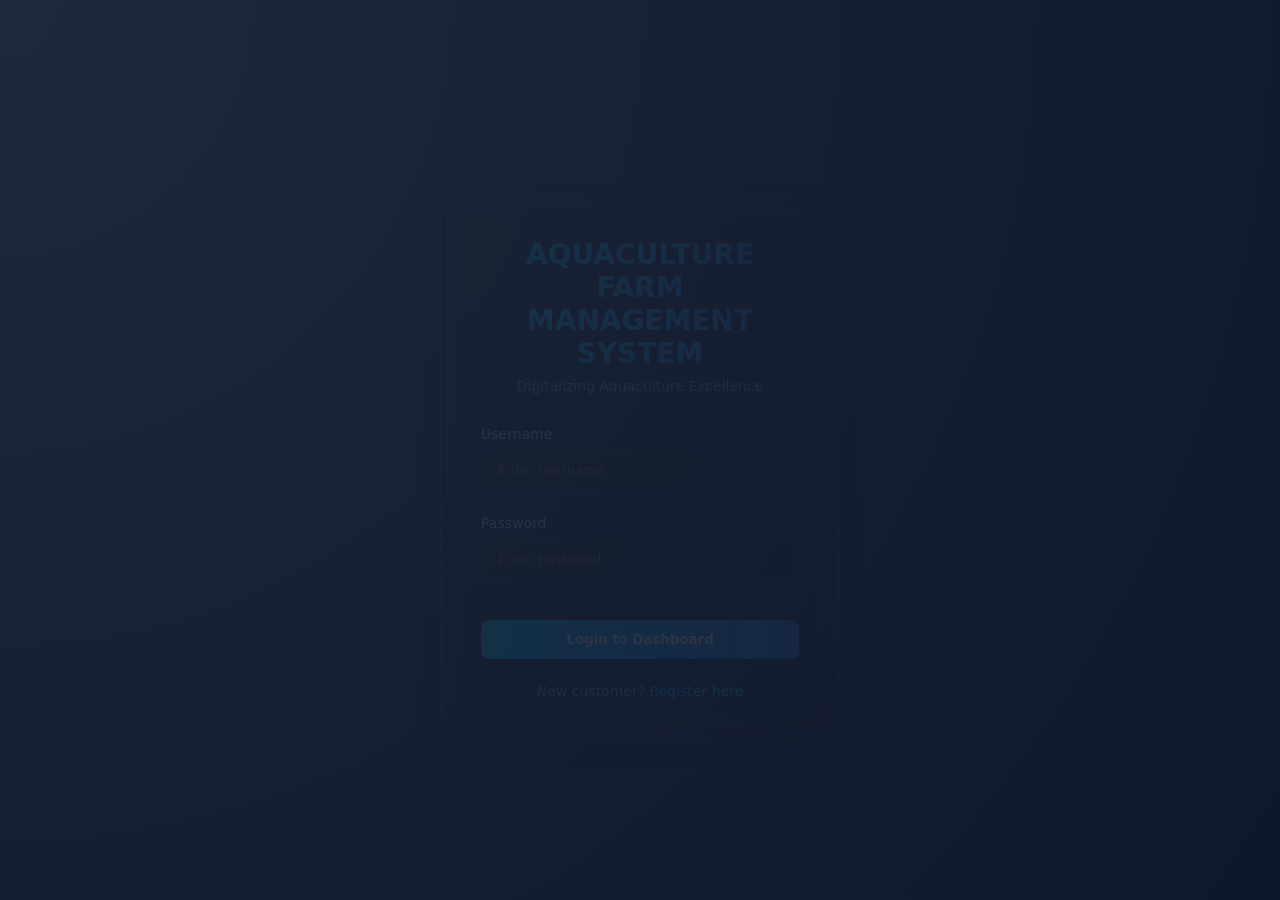
<file: index.html>
<!DOCTYPE html>
<html>
<head>
    <meta http-equiv="refresh" content="0; URL='./frontend/index.html'" />
    <title>Redirecting...</title>
</head>
<body>
    <p>If you are not redirected automatically, follow this <a href="./frontend/index.html">link to the application</a>.</p>
</body>
</html>
</file>
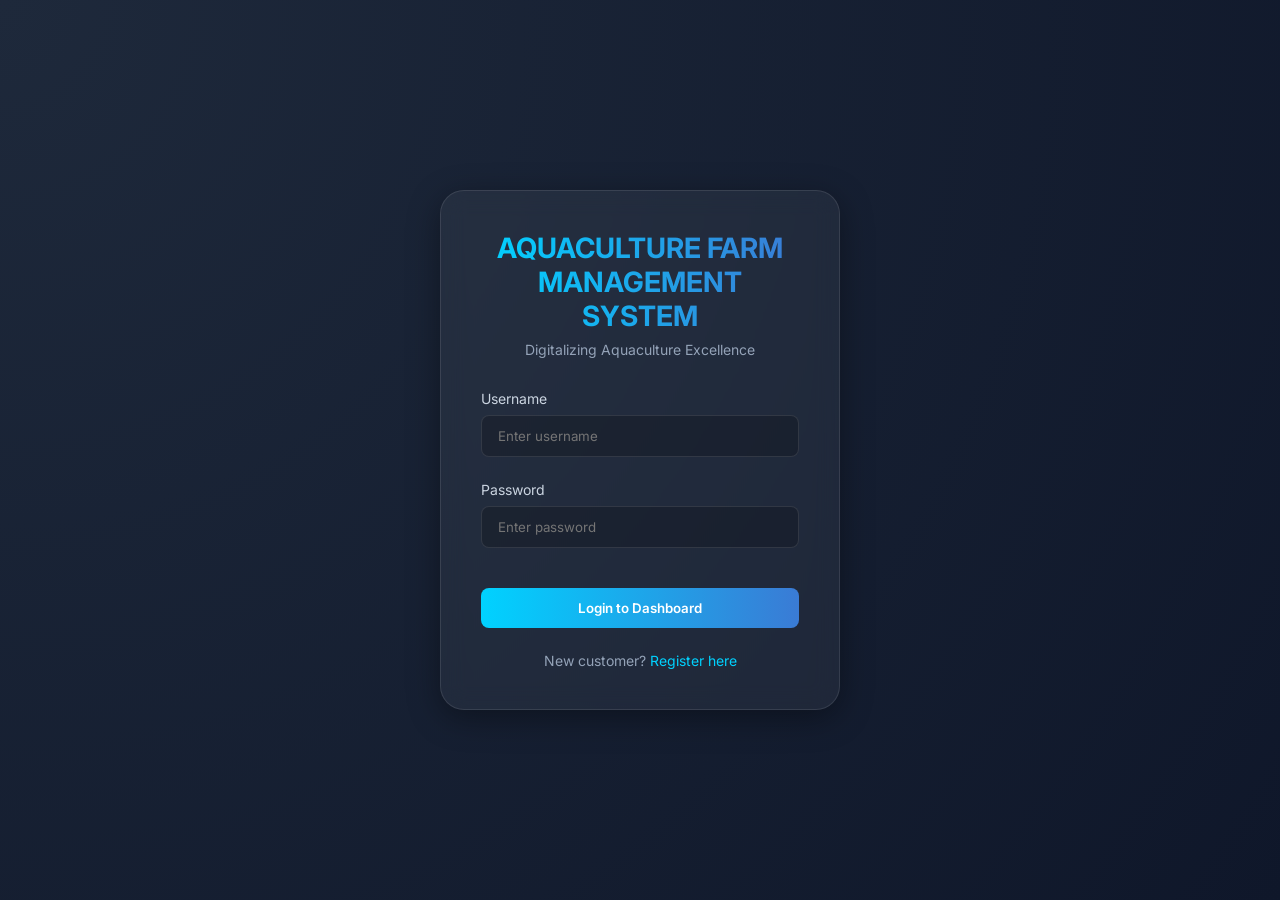
<file: frontend/index.html>
<!DOCTYPE html>
<html lang="en">

<head>
    <meta charset="UTF-8">
    <meta name="viewport" content="width=device-width, initial-scale=1.0">
    <title>Login - Aquaculture Farm Management System</title>
    <link rel="stylesheet" href="css/styles.css">
    <link rel="preconnect" href="https://fonts.googleapis.com">
    <link rel="preconnect" href="https://fonts.gstatic.com" crossorigin>
    <link href="https://fonts.googleapis.com/css2?family=Inter:wght@400;600;700&display=swap" rel="stylesheet">
</head>

<body>
    <div id="login-card" class="glass-card">
        <h1>AQUACULTURE FARM MANAGEMENT SYSTEM</h1>
        <p class="subtitle">Digitalizing Aquaculture Excellence</p>

        <div id="login-alert" class="alert alert-error"></div>

        <form id="login-form">
            <div class="form-group">
                <label for="username">Username</label>
                <input type="text" id="username" required placeholder="Enter username">
            </div>
            <div class="form-group">
                <label for="password">Password</label>
                <input type="password" id="password" required placeholder="Enter password">
            </div>
            <button type="submit">Login to Dashboard</button>
        </form>

        <div style="margin-top: 1.5rem; text-align: center; font-size: 0.875rem;">
            <p style="color: #94a3b8">New customer? <a href="#" onclick="toggleForms()"
                    style="color: var(--primary); text-decoration: none;">Register here</a></p>
        </div>
    </div>

    <div id="register-card" class="glass-card" style="display: none;">
        <h1>JOIN AQUACULTURE FARM</h1>
        <p class="subtitle">Create your customer account</p>

        <div id="register-alert" class="alert alert-error"></div>

        <form id="register-form">
            <div class="form-group">
                <label for="reg-username">Username</label>
                <input type="text" id="reg-username" required placeholder="Choose a username">
            </div>
            <div class="form-group">
                <label for="reg-password">Password</label>
                <input type="password" id="reg-password" required placeholder="Choose a password">
            </div>
            <button type="submit">Create Account</button>
        </form>

        <div style="margin-top: 1.5rem; text-align: center; font-size: 0.875rem;">
            <p style="color: #25b62a">Already have an account? <a href="#" onclick="toggleForms()"
                    style="color: var(--primary); text-decoration: none;">Login here</a></p>
        </div>
    </div>

    <script src="js/auth.js?v=2"></script>
</body>

</html>
</file>
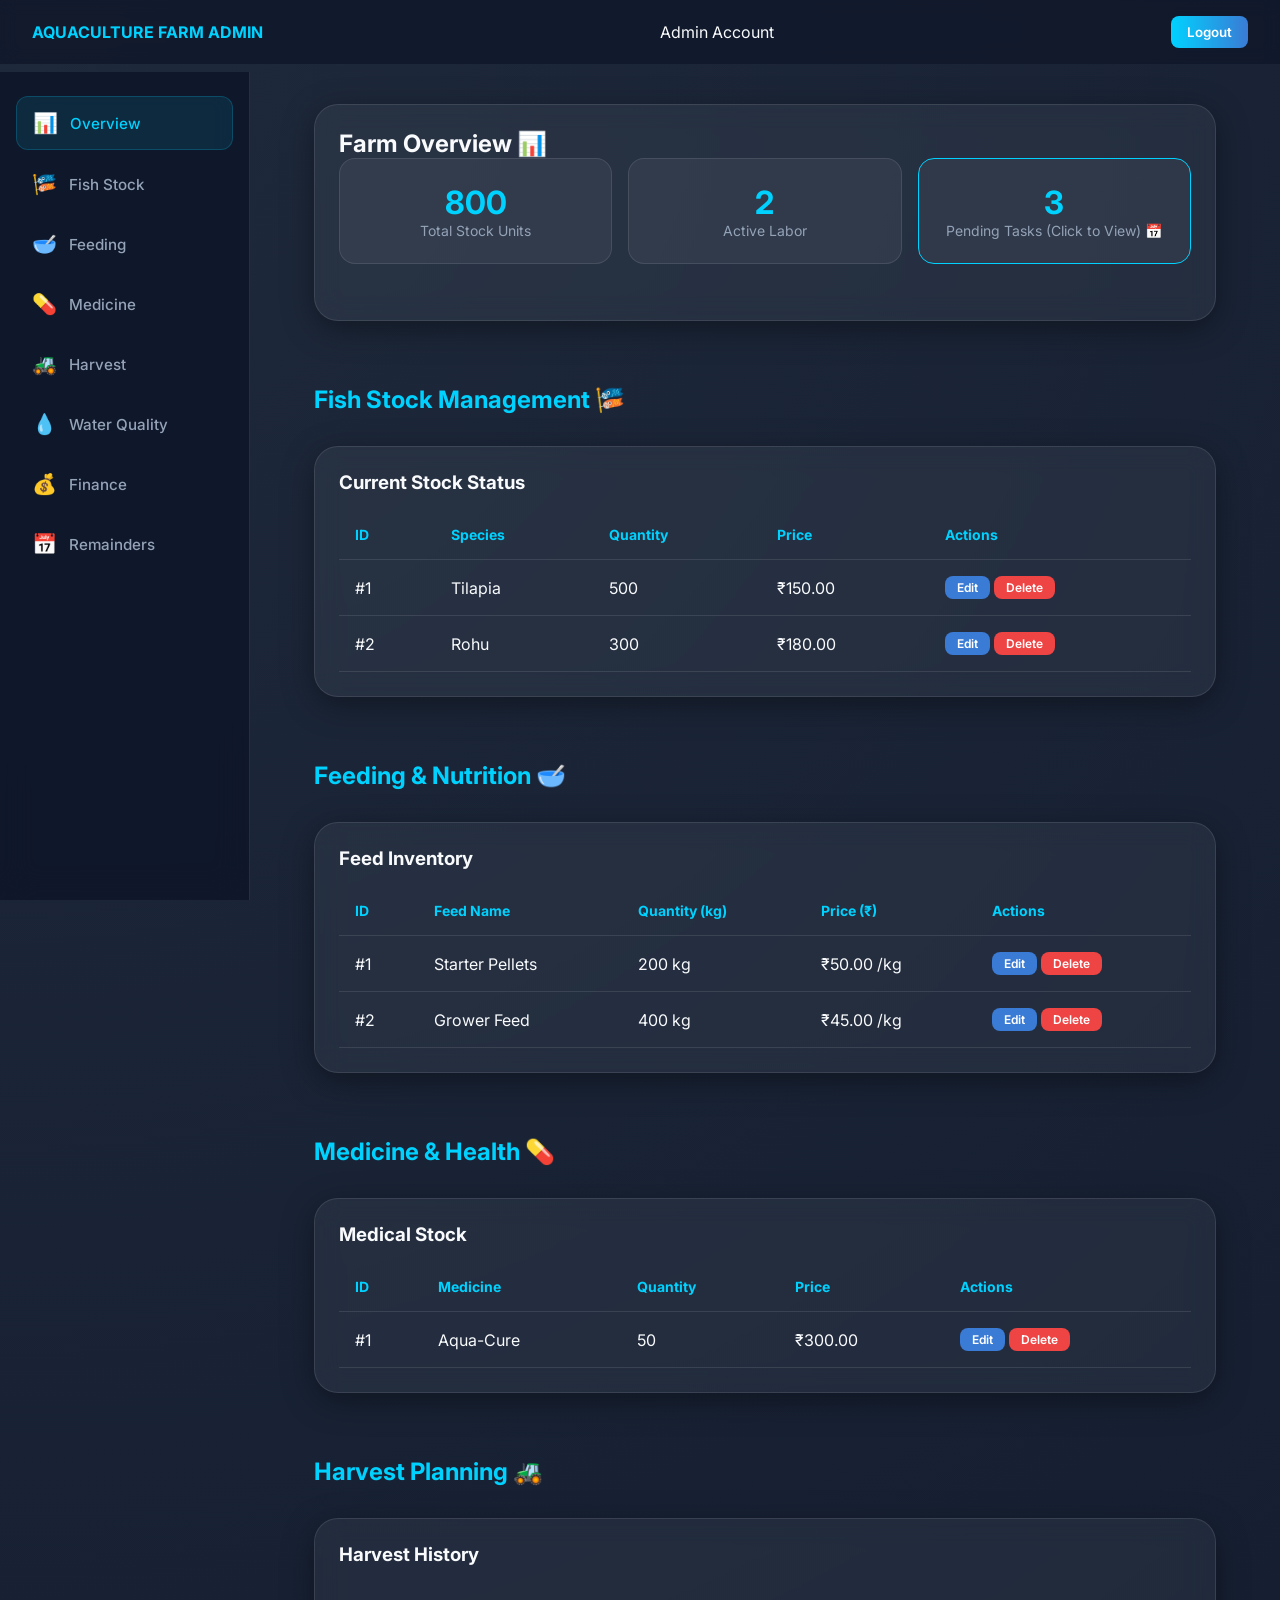
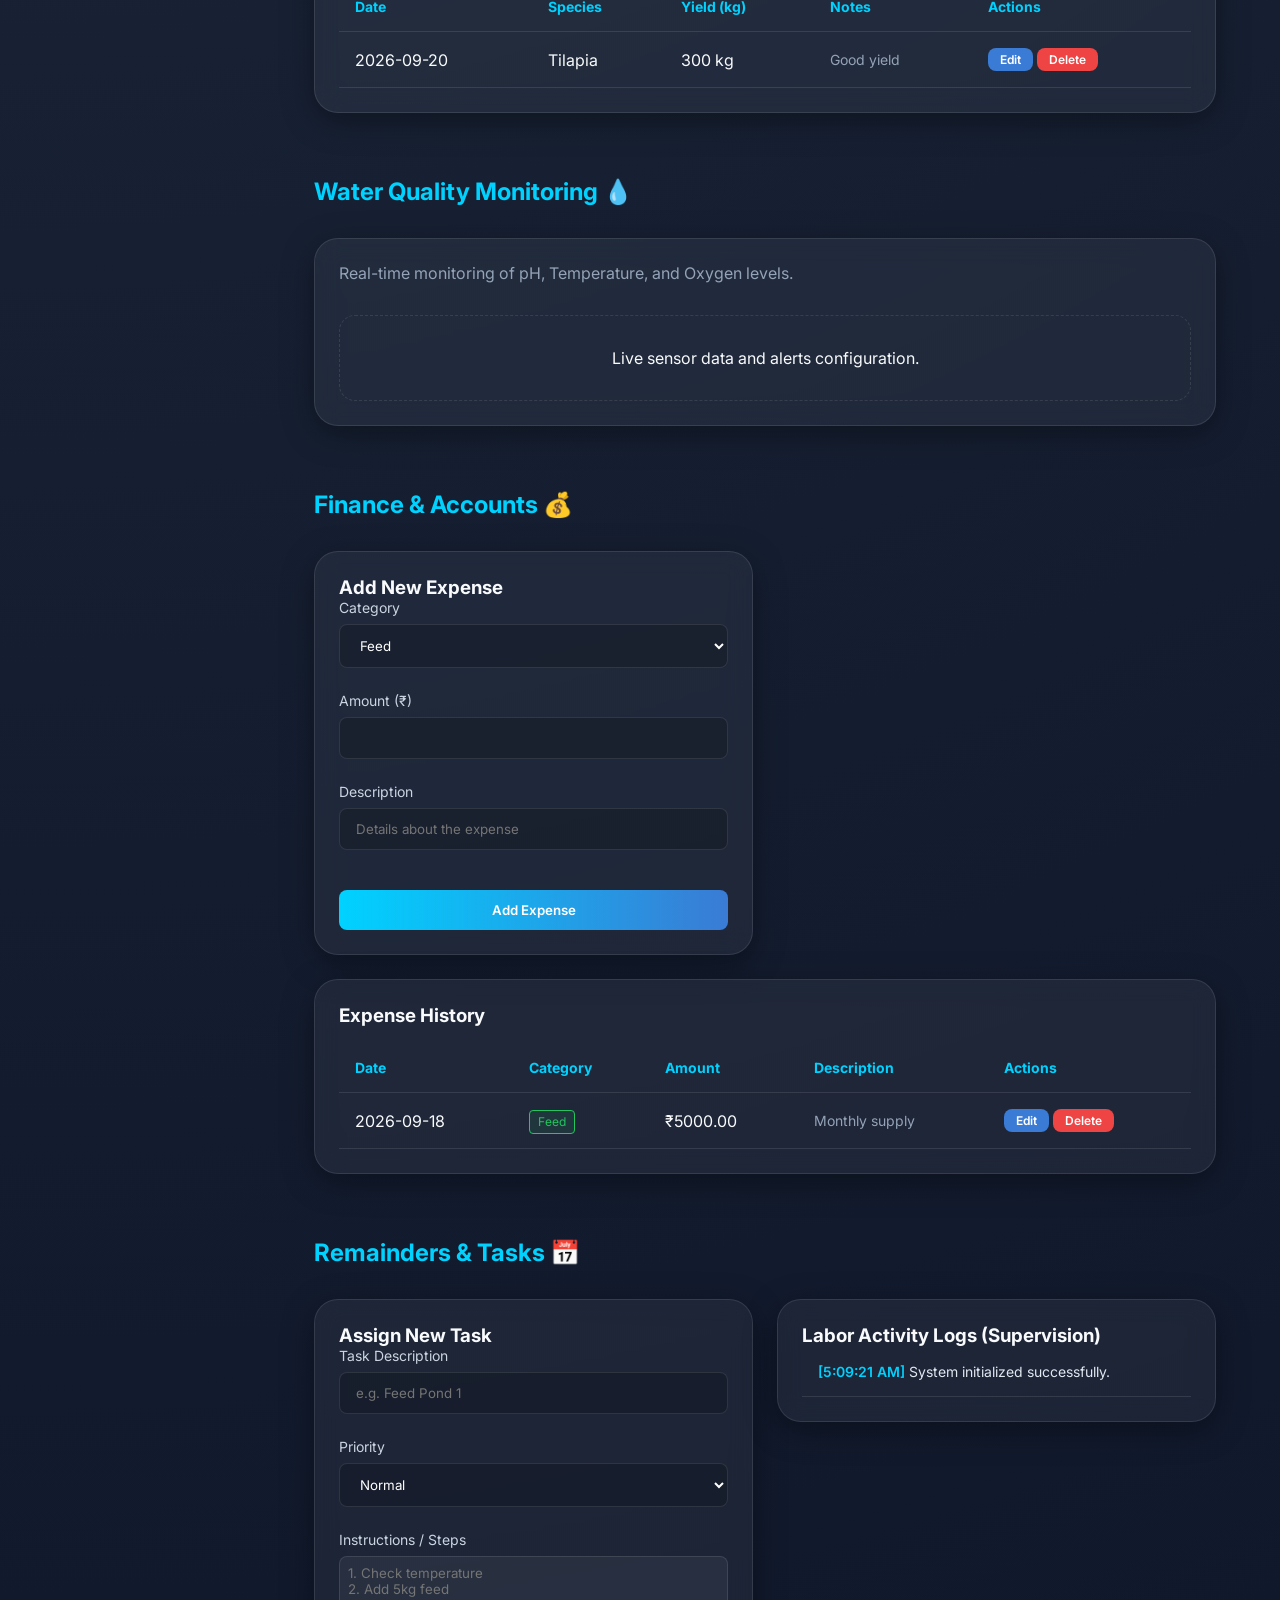
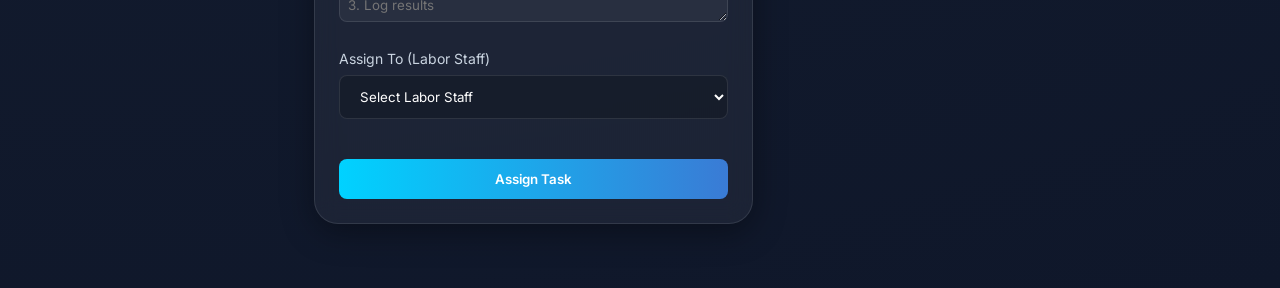
<file: frontend/admin.html>
<!DOCTYPE html>
<html lang="en">

<head>
    <meta charset="UTF-8">
    <meta name="viewport" content="width=device-width, initial-scale=1.0">
    <title>Admin Dashboard - Aquaculture Farm Management System</title>
    <link rel="stylesheet" href="css/styles.css">
    <link href="https://fonts.googleapis.com/css2?family=Inter:wght@400;600;700&display=swap" rel="stylesheet">
    <style>
        body {
            display: block;
            padding-top: 80px;
        }

        .container {
            max-width: 1200px;
            margin: 0 auto;
            padding: 2rem;
            display: grid;
            grid-template-columns: repeat(auto-fit, minmax(300px, 1fr));
            gap: 1.5rem;
        }

        .glass-card {
            max-width: none;
            padding: 1.5rem;
        }

        .stat-grid {
            display: grid;
            grid-template-columns: repeat(auto-fit, minmax(200px, 1fr));
            gap: 1rem;
            margin-bottom: 2rem;
        }

        .stat-card {
            background: rgba(255, 255, 255, 0.05);
            border: 1px solid var(--glass-border);
            border-radius: 1rem;
            padding: 1.5rem;
            text-align: center;
        }

        .stat-val {
            font-size: 2rem;
            font-weight: 700;
            color: var(--primary);
        }

        .stat-label {
            font-size: 0.875rem;
            color: #94a3b8;
        }

        table {
            width: 100%;
            border-collapse: collapse;
            margin-top: 1rem;
        }

        th,
        td {
            padding: 1rem;
            text-align: left;
            border-bottom: 1px solid var(--glass-border);
        }

        th {
            color: var(--primary);
            font-size: 0.875rem;
        }
    </style>
</head>

<body style="display: block; padding-top: 72px;">
    <nav class="navbar">
        <div style="font-weight: 700; color: var(--primary);">AQUACULTURE FARM ADMIN</div>
        <div id="user-info">Admin Account</div>
        <button onclick="logout()" style="width: auto; margin: 0; padding: 0.5rem 1rem;">Logout</button>
    </nav>

    <aside class="sidebar">
        <a href="#overview" class="sidebar-link active" onclick="setActive(this)">
            <span class="icon">📊</span>
            <span class="text">Overview</span>
        </a>
        <a href="#fish-stock" class="sidebar-link" onclick="setActive(this)">
            <span class="icon">🎏</span>
            <span class="text">Fish Stock</span>
        </a>
        <a href="#feeding" class="sidebar-link" onclick="setActive(this)">
            <span class="icon">🥣</span>
            <span class="text">Feeding</span>
        </a>
        <a href="#medicine" class="sidebar-link" onclick="setActive(this)">
            <span class="icon">💊</span>
            <span class="text">Medicine</span>
        </a>
        <a href="#harvest" class="sidebar-link" onclick="setActive(this)">
            <span class="icon">🚜</span>
            <span class="text">Harvest</span>
        </a>
        <a href="#water-quality" class="sidebar-link" onclick="setActive(this)">
            <span class="icon">💧</span>
            <span class="text">Water Quality</span>
        </a>
        <a href="#finance" class="sidebar-link" onclick="setActive(this)">
            <span class="icon">💰</span>
            <span class="text">Finance</span>
        </a>
        <a href="#remainders" class="sidebar-link" onclick="setActive(this)">
            <span class="icon">📅</span>
            <span class="text">Remainders</span>
        </a>
    </aside>

    <main class="admin-main">
        <!-- Overview Section -->
        <section id="overview" class="container" style="padding-top: 0;">
            <div class="glass-card" style="grid-column: 1 / -1;">
                <h2>Farm Overview 📊</h2>
                <div class="stat-grid" id="stats-container">
                    <div class="stat-card">
                        <div class="stat-val" id="total-stock">...</div>
                        <div class="stat-label">Total Stock Units</div>
                    </div>
                    <div class="stat-card">
                        <div class="stat-val" id="labor-count">...</div>
                        <div class="stat-label">Active Labor</div>
                    </div>
                    <div class="stat-card" style="cursor: pointer; border: 1px solid var(--primary);"
                        onclick="document.querySelector('a[href=\'#remainders\']').click()">
                        <div class="stat-val" id="pending-tasks">...</div>
                        <div class="stat-label">Pending Tasks (Click to View) 📅</div>
                    </div>
                </div>
            </div>
        </section>

        <!-- Fish Stock Section -->
        <section id="fish-stock" class="container">
            <h2 style="grid-column: 1 / -1; color: var(--primary); margin-bottom: 0.5rem;">Fish Stock Management 🎏</h2>
            <div class="glass-card" style="grid-column: 1 / -1;">
                <h3>Current Stock Status</h3>
                <table>
                    <thead>
                        <tr>
                            <th>ID</th>
                            <th>Species</th>
                            <th>Quantity</th>
                            <th>Price</th>
                            <th>Actions</th>
                        </tr>
                    </thead>
                    <tbody id="stock-table-body">
                        <!-- Rows injected here -->
                    </tbody>
                </table>
            </div>
        </section>

        <!-- Feeding Section -->
        <section id="feeding" class="container">
            <h2 style="grid-column: 1 / -1; color: var(--primary); margin-bottom: 0.5rem;">Feeding & Nutrition 🥣</h2>
            <div class="glass-card" style="grid-column: 1 / -1;">
                <h3>Feed Inventory</h3>
                <table>
                    <thead>
                        <tr>
                            <th>ID</th>
                            <th>Feed Name</th>
                            <th>Quantity (kg)</th>
                            <th>Price (₹)</th>
                            <th>Actions</th>
                        </tr>
                    </thead>
                    <tbody id="feed-table-body"></tbody>
                </table>
            </div>
        </section>

        <!-- Medicine Section -->
        <section id="medicine" class="container">
            <h2 style="grid-column: 1 / -1; color: var(--primary); margin-bottom: 0.5rem;">Medicine & Health 💊</h2>
            <div class="glass-card" style="grid-column: 1 / -1;">
                <h3>Medical Stock</h3>
                <table>
                    <thead>
                        <tr>
                            <th>ID</th>
                            <th>Medicine</th>
                            <th>Quantity</th>
                            <th>Price</th>
                            <th>Actions</th>
                        </tr>
                    </thead>
                    <tbody id="medicine-table-body"></tbody>
                </table>
            </div>
        </section>

        <!-- Harvest Section -->
        <section id="harvest" class="container">
            <h2 style="grid-column: 1 / -1; color: var(--primary); margin-bottom: 0.5rem;">Harvest Planning 🚜</h2>
            <div class="glass-card" style="grid-column: 1 / -1;">
                <h3>Harvest History</h3>
                <table>
                    <thead>
                        <tr>
                            <th>Date</th>
                            <th>Species</th>
                            <th>Yield (kg)</th>
                            <th>Notes</th>
                            <th>Actions</th>
                        </tr>
                    </thead>
                    <tbody id="harvest-table-body"></tbody>
                </table>
            </div>
        </section>

        <!-- Water Quality Section -->
        <section id="water-quality" class="container">
            <h2 style="grid-column: 1 / -1; color: var(--primary); margin-bottom: 0.5rem;">Water Quality Monitoring 💧
            </h2>
            <div class="glass-card" style="grid-column: 1 / -1;">
                <p style="color: #94a3b8;">Real-time monitoring of pH, Temperature, and Oxygen levels.</p>
                <div
                    style="margin-top: 2rem; padding: 2rem; border: 1px dashed var(--glass-border); border-radius: 1rem; text-align: center;">
                    Live sensor data and alerts configuration.
                </div>
            </div>
        </section>

        <!-- Finance Section -->
        <section id="finance" class="container">
            <h2 style="grid-column: 1 / -1; color: var(--primary); margin-bottom: 0.5rem;">Finance & Accounts 💰</h2>
            <div class="glass-card">
                <h3>Add New Expense</h3>
                <form id="expense-form">
                    <div class="form-group">
                        <label>Category</label>
                        <select id="expense-category" required>
                            <option value="Feed">Feed</option>
                            <option value="Medicine">Medicine</option>
                            <option value="Labor">Labor</option>
                            <option value="Maintenance">Maintenance</option>
                            <option value="Equipment">Equipment</option>
                            <option value="Other">Other</option>
                        </select>
                    </div>
                    <div class="form-group">
                        <label>Amount (₹)</label>
                        <input type="number" step="0.01" id="expense-amount" required>
                    </div>
                    <div class="form-group">
                        <label>Description</label>
                        <input type="text" id="expense-desc" placeholder="Details about the expense">
                    </div>
                    <button type="submit">Add Expense</button>
                </form>
            </div>
            <div class="glass-card" style="grid-column: 1 / -1;">
                <h3>Expense History</h3>
                <table>
                    <thead>
                        <tr>
                            <th>Date</th>
                            <th>Category</th>
                            <th>Amount</th>
                            <th>Description</th>
                            <th>Actions</th>
                        </tr>
                    </thead>
                    <tbody id="expense-table-body">
                        <!-- Rows injected here -->
                    </tbody>
                </table>
            </div>
        </section>

        <!-- Remainders Section -->
        <section id="remainders" class="container">
            <h2 style="grid-column: 1 / -1; color: var(--primary); margin-bottom: 0.5rem;">Remainders & Tasks 📅</h2>
            <div class="glass-card">
                <h3>Assign New Task</h3>
                <form id="task-form">
                    <div class="form-group">
                        <label>Task Description</label>
                        <input type="text" id="task-desc" required placeholder="e.g. Feed Pond 1">
                    </div>
                    <div class="form-group">
                        <label>Priority</label>
                        <select id="task-priority" required>
                            <option value="Normal">Normal</option>
                            <option value="Urgent">Urgent 🚨</option>
                            <option value="Low">Low</option>
                        </select>
                    </div>
                    <div class="form-group">
                        <label>Instructions / Steps</label>
                        <textarea id="task-steps"
                            placeholder="1. Check temperature&#10;2. Add 5kg feed&#10;3. Log results" rows="3"
                            style="width: 100%; background: rgba(255,255,255,0.05); border: 1px solid var(--glass-border); border-radius: 0.5rem; color: white; padding: 0.5rem;"></textarea>
                    </div>
                    <div class="form-group">
                        <label>Assign To (Labor Staff)</label>
                        <select id="labor-id" required>
                            <option value="">Select Labor Staff</option>
                        </select>
                    </div>
                    <button type="submit">Assign Task</button>
                </form>
            </div>
            <div class="glass-card" style="height: fit-content;">
                <h3>Labor Activity Logs (Supervision)</h3>
                <div id="notification-list" style="max-height: 400px; overflow-y: auto;">
                    <p style="color: #94a3b8; font-size: 0.875rem;">No activity logged yet.</p>
                </div>
            </div>
        </section>
    </main>

    <script>
        const API_BASE = 'http://localhost:5000/api';

        // MOCK INTERCEPTOR FOR GITHUB PAGES
        const originalFetch = window.fetch;
        window.fetch = async function (url, options) {
            if (url.startsWith(API_BASE)) {

                // Demo dummy state
                window.mockState = window.mockState || {
                    stock: [{ id: 1, species: "Tilapia", quantity: 500, price: 150.0 }, { id: 2, species: "Rohu", quantity: 300, price: 180.0 }],
                    feed: [{ id: 1, name: "Starter Pellets", quantity: 200, unit_price: 50.0 }, { id: 2, name: "Grower Feed", quantity: 400, unit_price: 45.0 }],
                    medicine: [{ id: 1, name: "Aqua-Cure", quantity: 50, unit_price: 300.0 }],
                    harvest: [{ id: 1, date: "2026-09-20", species: "Tilapia", quantity: 300, notes: "Good yield" }],
                    expenses: [{ id: 1, date: "2026-09-18", category: "Feed", amount: 5000.0, description: "Monthly supply" }],
                    notifications: [{ time: new Date().toLocaleTimeString(), message: "System initialized successfully." }],
                    labor: [{ id: 1, username: "labor1", role: "labor" }, { id: 2, username: "labor2", role: "labor" }]
                };

                const delay = (ms) => new Promise(res => setTimeout(res, ms));
                await delay(200);

                // Routes
                if (url.includes('/admin/overview')) return { json: async () => ({ total_stock: 800, labor_count: 2, pending_tasks: 3 }) };
                if (url.includes('/admin/stock')) {
                    if (options?.method === 'DELETE' || options?.method === 'PUT' || options?.method === 'POST') return { json: async () => ({ status: 'success' }) };
                    return { json: async () => window.mockState.stock };
                }
                if (url.includes('/admin/feed')) return { json: async () => window.mockState.feed };
                if (url.includes('/admin/medicine')) return { json: async () => window.mockState.medicine };
                if (url.includes('/admin/harvest')) return { json: async () => window.mockState.harvest };
                if (url.includes('/admin/expenses')) {
                    if (options?.method === 'DELETE' || options?.method === 'PUT' || options?.method === 'POST') return { json: async () => ({ status: 'success' }) };
                    return { json: async () => window.mockState.expenses };
                }
                if (url.includes('/admin/notifications')) return { json: async () => window.mockState.notifications };
                if (url.includes('/admin/labor')) return { json: async () => window.mockState.labor };
                if (url.includes('/admin/tasks')) return { json: async () => ({ status: 'success' }) };

                return { json: async () => [] };
            }
            return originalFetch(url, options);
        };

        function setActive(el) {
            document.querySelectorAll('.sidebar-link').forEach(link => link.classList.remove('active'));
            el.classList.add('active');
        }

        async function loadAdminData() {
            try {
                const statsRes = await fetch(`${API_BASE}/admin/overview`);
                const stats = await statsRes.json();
                document.getElementById('total-stock').textContent = stats.total_stock;
                document.getElementById('labor-count').textContent = stats.labor_count;
                document.getElementById('pending-tasks').textContent = stats.pending_tasks;

                loadStocks();
                loadFeeds();
                loadMedicines();
                loadHarvests();
                loadExpenses();
                loadNotifications();
                loadLaborDropdown();
            } catch (err) {
                console.error("Error loading admin data:", err);
            }
        }

        async function loadStocks() {
            const res = await fetch(`${API_BASE}/admin/stock`);
            const stocks = await res.json();
            const tableBody = document.getElementById('stock-table-body');
            tableBody.innerHTML = stocks.map(s => `
                <tr>
                    <td>#${s.id}</td>
                    <td>${s.species}</td>
                    <td>${s.quantity}</td>
                    <td>₹${s.price.toFixed(2)}</td>
                    <td>
                        <button onclick="editStock(${s.id}, '${s.species}', ${s.quantity}, ${s.price})" style="width: auto; margin: 0; padding: 0.25rem 0.75rem; font-size: 0.75rem; background: var(--secondary);">Edit</button>
                        <button onclick="deleteStock(${s.id})" style="width: auto; margin: 0; padding: 0.25rem 0.75rem; font-size: 0.75rem; background: var(--danger);">Delete</button>
                    </td>
                </tr>
            `).join('');
        }

        async function loadFeeds() {
            const res = await fetch(`${API_BASE}/admin/feed`);
            const feeds = await res.json();
            document.getElementById('feed-table-body').innerHTML = feeds.map(f => `
                <tr>
                    <td>#${f.id}</td>
                    <td>${f.name}</td>
                    <td>${f.quantity} kg</td>
                    <td>₹${f.unit_price.toFixed(2)} /kg</td>
                    <td>
                        <button onclick="editFeed(${f.id}, '${f.name}', ${f.quantity}, ${f.unit_price})" style="width: auto; margin: 0; padding: 0.25rem 0.75rem; font-size: 0.75rem; background: var(--secondary);">Edit</button>
                        <button onclick="deleteFeed(${f.id})" style="width: auto; margin: 0; padding: 0.25rem 0.75rem; font-size: 0.75rem; background: var(--danger);">Delete</button>
                    </td>
                </tr>
            `).join('');
        }

        async function loadMedicines() {
            const res = await fetch(`${API_BASE}/admin/medicine`);
            const meds = await res.json();
            document.getElementById('medicine-table-body').innerHTML = meds.map(m => `
                <tr>
                    <td>#${m.id}</td>
                    <td>${m.name}</td>
                    <td>${m.quantity}</td>
                    <td>₹${m.unit_price.toFixed(2)}</td>
                    <td>
                        <button onclick="editMedicine(${m.id}, '${m.name}', ${m.quantity}, ${m.unit_price})" style="width: auto; margin: 0; padding: 0.25rem 0.75rem; font-size: 0.75rem; background: var(--secondary);">Edit</button>
                        <button onclick="deleteMedicine(${m.id})" style="width: auto; margin: 0; padding: 0.25rem 0.75rem; font-size: 0.75rem; background: var(--danger);">Delete</button>
                    </td>
                </tr>
            `).join('');
        }

        async function loadHarvests() {
            const res = await fetch(`${API_BASE}/admin/harvest`);
            const harvests = await res.json();
            document.getElementById('harvest-table-body').innerHTML = harvests.map(h => `
                <tr>
                    <td>${h.date}</td>
                    <td>${h.species}</td>
                    <td>${h.quantity} kg</td>
                    <td style="color: #94a3b8; font-size: 0.875rem;">${h.notes}</td>
                    <td>
                        <button onclick="editHarvest(${h.id}, '${h.species}', ${h.quantity}, '${h.notes}')" style="width: auto; margin: 0; padding: 0.25rem 0.75rem; font-size: 0.75rem; background: var(--secondary);">Edit</button>
                        <button onclick="deleteHarvest(${h.id})" style="width: auto; margin: 0; padding: 0.25rem 0.75rem; font-size: 0.75rem; background: var(--danger);">Delete</button>
                    </td>
                </tr>
            `).join('');
        }

        async function deleteHarvest(id) {
            if (confirm('Delete harvest record?')) {
                await fetch(`${API_BASE}/admin/harvest/${id}`, { method: 'DELETE' });
                loadHarvests();
            }
        }

        async function loadExpenses() {
            const res = await fetch(`${API_BASE}/admin/expenses`);
            const expenses = await res.json();
            const tableBody = document.getElementById('expense-table-body');
            tableBody.innerHTML = expenses.map(e => `
                <tr>
                    <td>${e.date}</td>
                    <td><span class="badge" style="background: rgba(34, 197, 94, 0.1); color: #22c55e; border: 1px solid #22c55e; padding: 0.2rem 0.5rem; border-radius: 4px; font-size: 0.75rem;">${e.category}</span></td>
                    <td>₹${e.amount.toFixed(2)}</td>
                    <td style="color: #94a3b8; font-size: 0.875rem;">${e.description}</td>
                    <td>
                        <button onclick="editExpense(${e.id}, '${e.category}', ${e.amount}, '${e.description}')" style="width: auto; margin: 0; padding: 0.25rem 0.75rem; font-size: 0.75rem; background: var(--secondary);">Edit</button>
                        <button onclick="deleteExpense(${e.id})" style="width: auto; margin: 0; padding: 0.25rem 0.75rem; font-size: 0.75rem; background: var(--danger);">Delete</button>
                    </td>
                </tr>
            `).join('');
        }

        async function editExpense(id, oldCat, oldAmt, oldDesc) {
            const category = prompt("Edit Category (Feed/Medicine/Labor/Maintenance/Equipment/Other):", oldCat);
            if (category === null) return;
            const amount = prompt("Edit Amount:", oldAmt);
            if (amount === null) return;
            const description = prompt("Edit Description:", oldDesc);
            if (description === null) return;

            await fetch(`${API_BASE}/admin/expenses/${id}`, {
                method: 'PUT',
                headers: { 'Content-Type': 'application/json' },
                body: JSON.stringify({ category, amount: parseFloat(amount), description })
            });
            alert('Expense Updated!');
            loadExpenses();
        }

        async function deleteExpense(id) {
            if (!confirm('Are you sure you want to delete this expense?')) return;
            await fetch(`${API_BASE}/admin/expenses/${id}`, { method: 'DELETE' });
            alert('Expense Deleted!');
            loadExpenses();
        }

        document.getElementById('expense-form').addEventListener('submit', async (e) => {
            e.preventDefault();
            const category = document.getElementById('expense-category').value;
            const amount = document.getElementById('expense-amount').value;
            const description = document.getElementById('expense-desc').value;

            await fetch(`${API_BASE}/admin/expenses`, {
                method: 'POST',
                headers: { 'Content-Type': 'application/json' },
                body: JSON.stringify({ category, amount: parseFloat(amount), description })
            });
            alert('Expense Added!');
            e.target.reset();
            loadExpenses();
        });

        async function editStock(id, oldSpecies, oldQuantity, oldPrice) {
            const species = prompt("Edit Species Name:", oldSpecies);
            if (species === null) return;
            const quantity = prompt("Edit Quantity:", oldQuantity);
            if (quantity === null) return;
            const price = prompt("Edit Price per Unit:", oldPrice);
            if (price === null) return;

            await fetch(`${API_BASE}/admin/stock/${id}`, {
                method: 'PUT',
                headers: { 'Content-Type': 'application/json' },
                body: JSON.stringify({
                    species,
                    quantity: parseInt(quantity),
                    price: parseFloat(price)
                })
            });
            alert('Stock Updated!');
            loadStocks();
        }

        async function deleteStock(id) {
            if (!confirm('Are you sure you want to delete this stock item?')) return;

            await fetch(`${API_BASE}/admin/stock/${id}`, {
                method: 'DELETE'
            });
            alert('Stock Deleted!');
            loadStocks();
        }

        async function loadLaborDropdown() {
            const res = await fetch(`${API_BASE}/admin/labor`);
            const labors = await res.json();
            const select = document.getElementById('labor-id');
            select.innerHTML = '<option value="">Select Labor Staff</option>' +
                labors.map(l => `<option value="${l.id}">${l.username} (ID: ${l.id})</option>`).join('');
        }

        async function loadNotifications() {
            const res = await fetch(`${API_BASE}/admin/notifications`);
            const notes = await res.json();
            const list = document.getElementById('notification-list');
            if (notes.length > 0) {
                list.innerHTML = notes.map(n => `
                    <div style="padding: 1rem; border-bottom: 1px solid var(--glass-border); font-size: 0.875rem; color: #e2e8f0;">
                        <span style="color: var(--primary); font-weight: 600;">[${n.time}]</span> ${n.message}
                    </div>
                `).join('');
            } else {
                list.innerHTML = '<p style="color: #94a3b8; font-size: 0.875rem;">No activity logged yet.</p>';
            }
        }

        document.getElementById('task-form').addEventListener('submit', async (e) => {
            e.preventDefault();
            const desc = document.getElementById('task-desc').value;
            const lid = document.getElementById('labor-id').value;
            const priority = document.getElementById('task-priority').value;
            const steps = document.getElementById('task-steps').value;

            await fetch(`${API_BASE}/admin/tasks`, {
                method: 'POST',
                headers: { 'Content-Type': 'application/json' },
                body: JSON.stringify({
                    description: desc,
                    assigned_to: lid,
                    priority,
                    steps
                })
            });
            alert('Task Assigned!');
            document.getElementById('task-desc').value = '';
            document.getElementById('task-steps').value = '';
            loadAdminData();
        });

        async function deleteStock(id) {
            if (!confirm('Are you sure you want to delete this stock item?')) return;

            await fetch(`${API_BASE}/admin/stock/${id}`, {
                method: 'DELETE'
            });
            alert('Stock Deleted!');
            loadStocks();
        }

        function logout() {
            localStorage.clear();
            window.location.href = 'index.html';
        }

        // Smooth scroll implementation
        document.querySelectorAll('.sidebar-link').forEach(anchor => {
            anchor.addEventListener('click', function (e) {
                e.preventDefault();
                const targetId = this.getAttribute('href');
                const targetElement = document.querySelector(targetId);

                if (targetElement) {
                    window.scrollTo({
                        top: targetElement.offsetTop - 80,
                        behavior: 'smooth'
                    });
                }
            });
        });

        window.onload = loadAdminData;
        setInterval(loadNotifications, 5000); // More frequent updates for supervision
    </script>
</body>

</html>
</file>
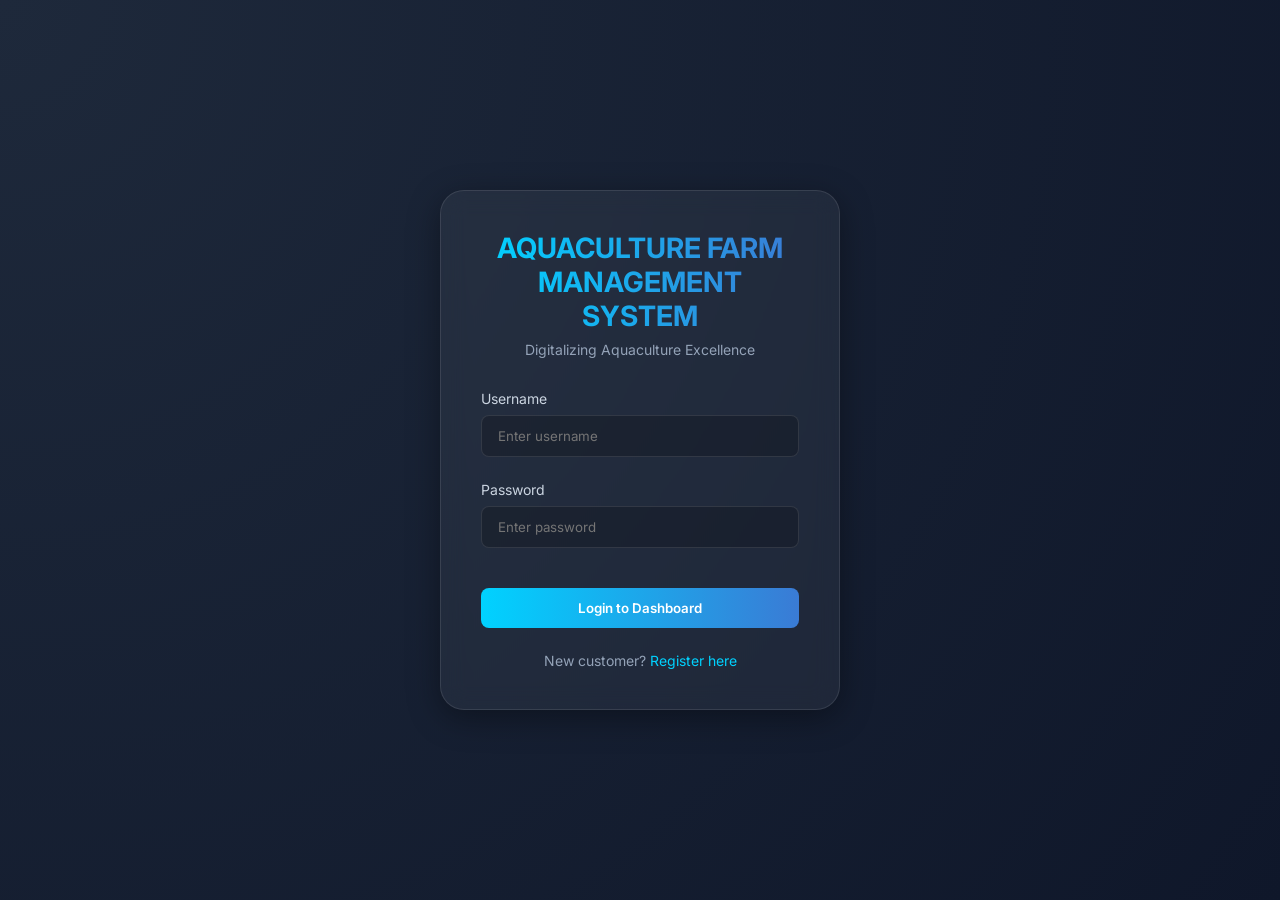
<file: frontend/labor.html>
<!DOCTYPE html>
<html lang="en">

<head>
    <meta charset="UTF-8">
    <meta name="viewport" content="width=device-width, initial-scale=1.0">
    <title>Labor Dashboard - Aquaculture Farm Management System</title>
    <link rel="stylesheet" href="css/styles.css">
    <link href="https://fonts.googleapis.com/css2?family=Inter:wght@400;600;700&display=swap" rel="stylesheet">
    <style>
        body {
            display: block;
            padding-top: 80px;
        }

        .container {
            max-width: 800px;
            margin: 0 auto;
            padding: 2rem;
        }

        .glass-card {
            max-width: none;
            margin-bottom: 2rem;
        }

        .task-item {
            display: flex;
            justify-content: space-between;
            align-items: center;
            padding: 1rem;
            border-bottom: 1px solid var(--glass-border);
        }

        .task-item:last-child {
            border-bottom: none;
        }

        .status-badge {
            padding: 0.25rem 0.75rem;
            border-radius: 1rem;
            font-size: 0.75rem;
            font-weight: 600;
        }

        .status-pending {
            background: rgba(245, 158, 11, 0.1);
            color: #f59e0b;
            border: 1px solid #f59e0b;
        }

        .status-completed {
            background: rgba(16, 185, 129, 0.1);
            color: #10b981;
            border: 1px solid #10b981;
        }

        /* Data Table Styles */
        .data-table {
            width: 100%;
            border-collapse: collapse;
            margin-top: 1rem;
        }

        .data-table th,
        .data-table td {
            padding: 1.2rem 1rem;
            text-align: left;
            border-bottom: 1px solid var(--glass-border);
            font-size: 0.9rem;
        }

        .data-table th {
            color: var(--primary);
            text-transform: capitalize;
            font-weight: 600;
        }

        .btn-small {
            width: auto;
            margin: 0 0.2rem;
            padding: 0.4rem 0.8rem;
            font-size: 0.75rem;
            background: #3b82f6;
            border-radius: 0.4rem;
        }

        .btn-danger {
            background: #ef4444;
        }
    </style>
</head>

<body>
    <nav class="navbar">
        <div style="font-weight: 700; color: var(--primary);">AQUACULTURE FARM LABOR</div>
        <div id="attendance-status" style="margin-left: 1rem; font-size: 0.875rem; color: #94a3b8;">Status: Loading...
        </div>
        <div style="flex-grow: 1;"></div>
        <button id="attendance-btn" onclick="toggleAttendance()"
            style="width: auto; margin: 0 1rem; padding: 0.5rem 1rem; background: var(--accent);">Clock In</button>
        <button onclick="logout()" style="width: auto; margin: 0; padding: 0.5rem 1rem;">Logout</button>
    </nav>

    <div class="container"
        style="max-width: 1200px; display: grid; grid-template-columns: repeat(auto-fit, minmax(300px, 1fr)); gap: 1.5rem;">
        <!-- Performance Dashboard -->
        <div class="glass-card"
            style="grid-column: 1 / -1; display: grid; grid-template-columns: repeat(auto-fit, minmax(200px, 1fr)); gap: 1rem;">
            <div class="stat-card">
                <div class="stat-label">AquaCredits 💎</div>
                <div class="stat-val" id="user-credits" style="font-size: 1.5rem;">0</div>
            </div>
            <div class="stat-card">
                <div class="stat-label">Tasks Completed ✅</div>
                <div class="stat-val" id="tasks-done" style="font-size: 1.5rem;">0</div>
            </div>
            <div class="stat-card" id="labor-badge-card">
                <div class="stat-label">Stability Rank</div>
                <div class="stat-val" style="font-size: 1.2rem; color: var(--accent);">Apprentice</div>
            </div>
        </div>

        <!-- Environmental Data -->
        <div class="glass-card">
            <h3>Pond Environment 💧</h3>
            <p class="subtitle">Live pH & Temperature readings</p>
            <div id="env-data-list" style="margin-top: 1rem;">
                <p style="color: #94a3b8; font-size: 0.875rem;">Connecting to sensors...</p>
            </div>
        </div>

        <!-- Inventory Alerts -->
        <div class="glass-card">
            <h3>Inventory Alerts ⚠️</h3>
            <p class="subtitle">Items requiring replenishment</p>
            <div id="inventory-alerts" style="margin-top: 1rem;">
                <p style="color: #10b981; font-size: 0.875rem;">All stock levels healthy.</p>
            </div>
        </div>

        <!-- My Tasks -->
        <div class="glass-card" style="grid-column: 1 / -1;">
            <h2>Assigned Tasks 📋</h2>
            <div id="task-list" style="margin-top: 1rem;">
                <p style="color: #94a3b8; text-align: center; padding: 2rem;">Loading your tasks...</p>
            </div>
        </div>

        <!-- Activity Log -->
        <div class="glass-card" style="grid-column: 1 / -1;">
            <h3>Quick Activity Log</h3>
            <form id="activity-form"
                style="display: grid; grid-template-columns: 1fr 2fr auto; gap: 1rem; align-items: end;">
                <div class="form-group" style="margin:0;">
                    <label>Type</label>
                    <select id="act-type">
                        <option value="Feeding">Feeding</option>
                        <option value="Medicine">Medicine</option>
                        <option value="Inspection">Inspection</option>
                        <option value="Harvest">Harvest</option>
                    </select>
                </div>
                <div class="form-group" style="margin:0;">
                    <label>Details</label>
                    <input type="text" id="act-details" placeholder="e.g. Fed Pond 1 with 5kg Tilapia Feed">
                </div>
                <button type="submit">Log</button>
            </form>
        </div>

        <!-- Fish Stock Management -->
        <h2 style="grid-column: 1 / -1; color: var(--primary); margin-top: 2rem;">Fish Stock Management 🎏</h2>
        <div class="glass-card">
            <h3>Add New Species</h3>
            <form id="stock-form" style="display: flex; flex-direction: column; gap: 1rem;">
                <div class="form-group">
                    <label>Species Name</label>
                    <input type="text" id="species-name" required placeholder="e.g. Tilapia">
                </div>
                <div class="form-group">
                    <label>Quantity</label>
                    <input type="number" id="quantity" required placeholder="e.g. 500">
                </div>
                <div class="form-group">
                    <label>Price per Unit (₹)</label>
                    <input type="number" step="0.01" id="price" required placeholder="e.g. 150.00">
                </div>
                <button type="submit">Add Stock</button>
            </form>
        </div>
        <div class="glass-card" style="grid-column: span 2;">
            <h3>Current Stock Status</h3>
            <table class="data-table">
                <thead>
                    <tr>
                        <th style="color: var(--primary);">ID</th>
                        <th>Species</th>
                        <th>Quantity</th>
                        <th>Price</th>
                        <th>Actions</th>
                    </tr>
                </thead>
                <tbody id="stock-table-body"></tbody>
            </table>
        </div>

        <!-- Feeding Section -->
        <h2 style="grid-column: 1 / -1; color: var(--primary); margin-top: 2rem;">Feeding & Nutrition 🥣</h2>
        <div class="glass-card">
            <h3>Add Feed Stock</h3>
            <form id="feed-form" style="display: flex; flex-direction: column; gap: 1rem;">
                <div class="form-group">
                    <label>Feed Name</label>
                    <input type="text" id="feed-name" required placeholder="e.g. NutraGrow X1">
                </div>
                <div class="form-group">
                    <label>Quantity (kg)</label>
                    <input type="number" step="0.1" id="feed-qty" required placeholder="e.g. 10.5">
                </div>
                <div class="form-group">
                    <label>Price (₹/kg)</label>
                    <input type="number" step="0.01" id="feed-price" required placeholder="e.g. 45.00">
                </div>
                <button type="submit">Add Feed</button>
            </form>
        </div>
        <div class="glass-card" style="grid-column: span 2;">
            <h3>Feed Inventory</h3>
            <table class="data-table">
                <thead>
                    <tr>
                        <th style="color: var(--primary);">ID</th>
                        <th>Feed Name</th>
                        <th>Quantity</th>
                        <th>Price</th>
                        <th>Actions</th>
                    </tr>
                </thead>
                <tbody id="feed-table-body"></tbody>
            </table>
        </div>

        <!-- Medicine Section -->
        <h2 style="grid-column: 1 / -1; color: var(--primary); margin-top: 2rem;">Medicine & Health 💊</h2>
        <div class="glass-card">
            <h3>Add Medicine</h3>
            <form id="medicine-form" style="display: flex; flex-direction: column; gap: 1rem;">
                <div class="form-group">
                    <label>Medicine Name</label>
                    <input type="text" id="med-name" required placeholder="e.g. AquaCure 500">
                </div>
                <div class="form-group">
                    <label>Quantity</label>
                    <input type="number" id="med-qty" required placeholder="e.g. 20">
                </div>
                <div class="form-group">
                    <label>Price (₹)</label>
                    <input type="number" step="0.01" id="med-price" required placeholder="e.g. 300.00">
                </div>
                <button type="submit">Add Medicine</button>
            </form>
        </div>
        <div class="glass-card" style="grid-column: span 2;">
            <h3>Medical Stock</h3>
            <table class="data-table">
                <thead>
                    <tr>
                        <th style="color: var(--primary);">ID</th>
                        <th>Medicine</th>
                        <th>Quantity</th>
                        <th>Price</th>
                        <th>Actions</th>
                    </tr>
                </thead>
                <tbody id="medicine-table-body"></tbody>
            </table>
        </div>

        <!-- Harvest Section -->
        <h2 style="grid-column: 1 / -1; color: var(--primary); margin-top: 2rem;">Harvest Planning 🚜</h2>
        <div class="glass-card">
            <h3>Log Harvest</h3>
            <form id="harvest-form" style="display: flex; flex-direction: column; gap: 1rem;">
                <div class="form-group">
                    <label>Species</label>
                    <input type="text" id="harv-species" required placeholder="e.g. Catfish">
                </div>
                <div class="form-group">
                    <label>Yield (kg)</label>
                    <input type="number" step="0.1" id="harv-qty" required placeholder="e.g. 1200">
                </div>
                <div class="form-group">
                    <label>Notes</label>
                    <input type="text" id="harv-notes" placeholder="e.g. Pond 5, healthy batch">
                </div>
                <button type="submit">Log Harvest</button>
            </form>
        </div>
        <div class="glass-card" style="grid-column: span 2;">
            <h3>Harvest History</h3>
            <table class="data-table">
                <thead>
                    <tr>
                        <th style="color: var(--primary);">ID</th>
                        <th>Date</th>
                        <th>Species</th>
                        <th>Yield</th>
                        <th>Actions</th>
                    </tr>
                </thead>
                <tbody id="harvest-table-body"></tbody>
            </table>
        </div>
    </div>

    <script>
        const API_BASE = 'http://localhost:5000/api';

        // MOCK INTERCEPTOR FOR GITHUB PAGES
        const originalFetch = window.fetch;
        window.fetch = async function (url, options) {
            if (url.startsWith(API_BASE)) {

                // Demo dummy state
                window.mockState = window.mockState || {
                    stock: [{ id: 1, species: "Tilapia", quantity: 50, price: 150.0 }, { id: 2, species: "Rohu", quantity: 300, price: 180.0 }],
                    feed: [{ id: 1, name: "Starter Pellets", quantity: 200, unit_price: 50.0 }],
                    medicine: [{ id: 1, name: "Aqua-Cure", quantity: 50, unit_price: 300.0 }],
                    harvest: [{ id: 1, date: "2026-09-20", species: "Tilapia", quantity: 300, notes: "Good yield" }],
                    tasks: [{ id: 1, description: "Feed Pond 1", priority: "Urgent", status: "Pending", steps: "1. Take 5kg feed\n2. Distribute evenly" }],
                    env: [{ pond_name: "Pond A", ph: 7.2, temp: 28.5 }, { pond_name: "Pond B", ph: 6.8, temp: 27.2 }],
                    attendance: { is_clocked_in: true },
                    stats: { credits: 120, tasks_done: 45, is_clocked_in: true }
                };

                const delay = (ms) => new Promise(res => setTimeout(res, ms));
                await delay(200);

                // Routes
                if (url.includes('/labor/stats')) return { json: async () => window.mockState.stats };
                if (url.includes('/labor/attendance/toggle')) {
                    window.mockState.stats.is_clocked_in = !window.mockState.stats.is_clocked_in;
                    return { json: async () => ({ status: 'success', is_clocked_in: window.mockState.stats.is_clocked_in }) };
                }
                if (url.includes('/environmental/latest')) return { json: async () => window.mockState.env };
                if (url.includes('/labor/tasks/') && url.includes('/complete')) {
                    return { json: async () => ({ status: 'success' }) };
                }
                if (url.includes('/labor/tasks')) return { json: async () => window.mockState.tasks };
                if (url.includes('/labor/activity')) return { json: async () => ({ status: 'success' }) };

                // Reuse admin routes for stock/feed/medicine/harvest
                if (url.includes('/admin/stock')) {
                    if (options?.method === 'DELETE' || options?.method === 'PUT' || options?.method === 'POST') return { json: async () => ({ status: 'success' }) };
                    return { json: async () => window.mockState.stock };
                }
                if (url.includes('/admin/feed')) {
                    if (options?.method === 'DELETE' || options?.method === 'PUT' || options?.method === 'POST') return { json: async () => ({ status: 'success' }) };
                    return { json: async () => window.mockState.feed };
                }
                if (url.includes('/admin/medicine')) {
                    if (options?.method === 'DELETE' || options?.method === 'PUT' || options?.method === 'POST') return { json: async () => ({ status: 'success' }) };
                    return { json: async () => window.mockState.medicine };
                }
                if (url.includes('/admin/harvest')) {
                    if (options?.method === 'DELETE' || options?.method === 'PUT' || options?.method === 'POST') return { json: async () => ({ status: 'success' }) };
                    return { json: async () => window.mockState.harvest };
                }

                return { json: async () => [] };
            }
            return originalFetch(url, options);
        };
        const user = JSON.parse(localStorage.getItem('user'));

        if (!user || user.role !== 'labor') {
            window.location.href = 'index.html';
        }

        async function loadDashboard() {
            loadAttendance();
            loadStats();
            loadTasks();
            loadEnvData();
            loadInventoryAlerts();
            loadStocks();
            loadFeeds();
            loadMedicines();
            loadHarvests();
        }

        async function loadStocks() {
            const res = await fetch(`${API_BASE}/admin/stock`);
            const stocks = await res.json();
            document.getElementById('stock-table-body').innerHTML = stocks.map(s => `
                <tr>
                    <td style="color: #94a3b8;">#${s.id}</td>
                    <td>${s.species}</td>
                    <td>${s.quantity}</td>
                    <td>₹${s.price.toFixed(2)}</td>
                    <td>
                        <button onclick="editStock(${s.id}, '${s.species}', ${s.quantity}, ${s.price})" class="btn-small">Edit</button>
                        <button onclick="deleteStock(${s.id})" class="btn-small btn-danger">Delete</button>
                    </td>
                </tr>
            `).join('');
        }

        async function loadFeeds() {
            const res = await fetch(`${API_BASE}/admin/feed`);
            const feeds = await res.json();
            document.getElementById('feed-table-body').innerHTML = feeds.map(f => `
                <tr>
                    <td style="color: #94a3b8;">#${f.id}</td>
                    <td>${f.name}</td>
                    <td>${f.quantity} kg</td>
                    <td>₹${f.unit_price.toFixed(2)}</td>
                    <td>
                        <button onclick="editFeed(${f.id}, '${f.name}', ${f.quantity}, ${f.unit_price})" class="btn-small">Edit</button>
                        <button onclick="deleteFeed(${f.id})" class="btn-small btn-danger">Delete</button>
                    </td>
                </tr>
            `).join('');
        }

        async function loadMedicines() {
            const res = await fetch(`${API_BASE}/admin/medicine`);
            const meds = await res.json();
            document.getElementById('medicine-table-body').innerHTML = meds.map(m => `
                <tr>
                    <td style="color: #94a3b8;">#${m.id}</td>
                    <td>${m.name}</td>
                    <td>${m.quantity}</td>
                    <td>₹${m.unit_price.toFixed(2)}</td>
                    <td>
                        <button onclick="editMedicine(${m.id}, '${m.name}', ${m.quantity}, ${m.unit_price})" class="btn-small">Edit</button>
                        <button onclick="deleteMedicine(${m.id})" class="btn-small btn-danger">Delete</button>
                    </td>
                </tr>
            `).join('');
        }

        async function loadHarvests() {
            const res = await fetch(`${API_BASE}/admin/harvest`);
            const harvests = await res.json();
            document.getElementById('harvest-table-body').innerHTML = harvests.map(h => `
                <tr>
                    <td style="color: #94a3b8;">#${h.id}</td>
                    <td>${h.date}</td>
                    <td>${h.species}</td>
                    <td>${h.quantity} kg</td>
                    <td>
                        <button onclick="editHarvest(${h.id}, '${h.species}', ${h.quantity}, '${h.notes}')" class="btn-small">Edit</button>
                        <button onclick="deleteHarvest(${h.id})" class="btn-small btn-danger">Delete</button>
                    </td>
                </tr>
            `).join('');
        }

        // CRUD Event Listeners
        document.getElementById('stock-form').addEventListener('submit', async (e) => {
            e.preventDefault();
            const data = {
                species: document.getElementById('species-name').value,
                quantity: document.getElementById('quantity').value,
                price_per_unit: document.getElementById('price').value
            };
            await fetch(`${API_BASE}/admin/stock`, {
                method: 'POST',
                headers: { 'Content-Type': 'application/json' },
                body: JSON.stringify(data)
            });
            alert('Stock added!');
            e.target.reset();
            loadStocks();
        });

        document.getElementById('feed-form').addEventListener('submit', async (e) => {
            e.preventDefault();
            const data = {
                name: document.getElementById('feed-name').value,
                quantity: parseFloat(document.getElementById('feed-qty').value),
                unit_price: parseFloat(document.getElementById('feed-price').value)
            };
            await fetch(`${API_BASE}/admin/feed`, {
                method: 'POST',
                headers: { 'Content-Type': 'application/json' },
                body: JSON.stringify(data)
            });
            alert('Feed added!');
            e.target.reset();
            loadFeeds();
        });

        document.getElementById('medicine-form').addEventListener('submit', async (e) => {
            e.preventDefault();
            const data = {
                name: document.getElementById('med-name').value,
                quantity: parseInt(document.getElementById('med-qty').value),
                unit_price: parseFloat(document.getElementById('med-price').value)
            };
            await fetch(`${API_BASE}/admin/medicine`, {
                method: 'POST',
                headers: { 'Content-Type': 'application/json' },
                body: JSON.stringify(data)
            });
            alert('Medicine added!');
            e.target.reset();
            loadMedicines();
        });

        document.getElementById('harvest-form').addEventListener('submit', async (e) => {
            e.preventDefault();
            const data = {
                species: document.getElementById('harv-species').value,
                quantity: parseFloat(document.getElementById('harv-qty').value),
                notes: document.getElementById('harv-notes').value
            };
            await fetch(`${API_BASE}/admin/harvest`, {
                method: 'POST',
                headers: { 'Content-Type': 'application/json' },
                body: JSON.stringify(data)
            });
            alert('Harvest logged!');
            e.target.reset();
            loadHarvests();
        });

        // Edit/Delete functions (Simplified)
        async function editStock(id, oldS, oldQ, oldP) {
            const species = prompt("Species:", oldS); if (!species) return;
            const quantity = prompt("Quantity:", oldQ); if (!quantity) return;
            const price = prompt("Price:", oldP); if (!price) return;
            await fetch(`${API_BASE}/admin/stock/${id}`, {
                method: 'PUT',
                headers: { 'Content-Type': 'application/json' },
                body: JSON.stringify({ species, quantity: parseInt(quantity), price: parseFloat(price) })
            });
            loadStocks();
        }

        async function deleteStock(id) {
            if (confirm('Delete stock?')) {
                await fetch(`${API_BASE}/admin/stock/${id}`, { method: 'DELETE' });
                loadStocks();
            }
        }

        async function editFeed(id, oldN, oldQ, oldP) {
            const name = prompt("Name:", oldN); if (!name) return;
            const quantity = prompt("Quantity:", oldQ); if (!quantity) return;
            const price = prompt("Price:", oldP); if (!price) return;
            await fetch(`${API_BASE}/admin/feed/${id}`, {
                method: 'PUT',
                headers: { 'Content-Type': 'application/json' },
                body: JSON.stringify({ name, quantity: parseFloat(quantity), unit_price: parseFloat(price) })
            });
            loadFeeds();
        }

        async function deleteFeed(id) {
            if (confirm('Delete feed?')) {
                await fetch(`${API_BASE}/admin/feed/${id}`, { method: 'DELETE' });
                loadFeeds();
            }
        }

        async function editMedicine(id, oldN, oldQ, oldP) {
            const name = prompt("Name:", oldN); if (!name) return;
            const quantity = prompt("Quantity:", oldQ); if (!quantity) return;
            const price = prompt("Price:", oldP); if (!price) return;
            await fetch(`${API_BASE}/admin/medicine/${id}`, {
                method: 'PUT',
                headers: { 'Content-Type': 'application/json' },
                body: JSON.stringify({ name, quantity: parseInt(quantity), unit_price: parseFloat(price) })
            });
            loadMedicines();
        }

        async function deleteMedicine(id) {
            if (confirm('Delete medicine?')) {
                await fetch(`${API_BASE}/admin/medicine/${id}`, { method: 'DELETE' });
                loadMedicines();
            }
        }

        async function editHarvest(id, oldS, oldQ, oldN) {
            const species = prompt("Species:", oldS); if (!species) return;
            const quantity = prompt("Yield:", oldQ); if (!quantity) return;
            const notes = prompt("Notes:", oldN); if (notes === null) return;
            await fetch(`${API_BASE}/admin/harvest/${id}`, {
                method: 'PUT',
                headers: { 'Content-Type': 'application/json' },
                body: JSON.stringify({ species, quantity: parseFloat(quantity), notes })
            });
            loadHarvests();
        }

        async function deleteHarvest(id) {
            if (confirm('Delete harvest?')) {
                await fetch(`${API_BASE}/admin/harvest/${id}`, { method: 'DELETE' });
                loadHarvests();
            }
        }

        async function loadAttendance() {
            const res = await fetch(`${API_BASE}/labor/stats/${user.id}`);
            const data = await res.json();
            const statusDiv = document.getElementById('attendance-status');
            const btn = document.getElementById('attendance-btn');

            if (data.is_clocked_in) {
                statusDiv.innerHTML = '<span style="color: #10b981;">● Online</span> (Clocked In)';
                btn.textContent = 'Clock Out';
                btn.style.background = 'var(--danger)';
            } else {
                statusDiv.innerHTML = '<span style="color: #ef4444;">● Offline</span> (Clocked Out)';
                btn.textContent = 'Clock In';
                btn.style.background = 'var(--accent)';
            }
        }

        async function toggleAttendance() {
            const res = await fetch(`${API_BASE}/labor/attendance/toggle`, {
                method: 'POST',
                headers: { 'Content-Type': 'application/json' },
                body: JSON.stringify({ user_id: user.id })
            });
            const data = await res.json();
            if (data.status === 'success') {
                loadAttendance();
                alert(data.is_clocked_in ? 'Clocked in successfully!' : 'Clocked out successfully!');
            }
        }

        async function loadStats() {
            const res = await fetch(`${API_BASE}/labor/stats/${user.id}`);
            const data = await res.json();
            document.getElementById('user-credits').textContent = data.credits;
            document.getElementById('tasks-done').textContent = data.tasks_done;

            const badgeCard = document.getElementById('labor-badge-card');
            if (data.credits > 100) {
                badgeCard.querySelector('.stat-val').textContent = 'Expert Farmer 🎖️';
                badgeCard.querySelector('.stat-val').style.color = '#fbbf24';
            }
        }

        async function loadEnvData() {
            const res = await fetch(`${API_BASE}/environmental/latest`);
            const data = await res.json();
            const list = document.getElementById('env-data-list');
            list.innerHTML = data.map(d => `
                <div style="display: flex; justify-content: space-between; padding: 0.5rem 0; border-bottom: 1px solid var(--glass-border);">
                    <span style="font-weight: 600;">${d.pond_name}</span>
                    <span style="font-size: 0.875rem;">
                        <span style="color: var(--primary);">pH ${d.ph}</span> | 
                        <span style="color: var(--accent);">${d.temp}°C</span>
                    </span>
                </div>
            `).join('');
        }

        async function loadInventoryAlerts() {
            const res = await fetch(`${API_BASE}/admin/stock`);
            const stocks = await res.json();
            const alerts = stocks.filter(s => s.quantity < 100);
            const list = document.getElementById('inventory-alerts');

            if (alerts.length > 0) {
                list.innerHTML = alerts.map(s => `
                    <div style="padding: 0.5rem; background: rgba(239, 68, 68, 0.1); border-left: 3px solid #ef4444; border-radius: 4px; margin-bottom: 0.5rem; font-size: 0.875rem;">
                        <strong>LOW STOCK:</strong> ${s.species} (${s.quantity} left)
                    </div>
                `).join('');
            } else {
                list.innerHTML = '<p style="color: #10b981; font-size: 0.875rem;">All stock levels healthy.</p>';
            }
        }

        async function loadTasks() {
            const res = await fetch(`${API_BASE}/labor/tasks/${user.id}`);
            const tasks = await res.json();
            const list = document.getElementById('task-list');

            if (tasks.length === 0) {
                list.innerHTML = '<p style="color: #94a3b8; text-align: center; padding: 2rem;">No tasks assigned yet.</p>';
                return;
            }

            list.innerHTML = tasks.map(t => {
                const pColor = t.priority === 'Urgent' ? '#ef4444' : (t.priority === 'Low' ? '#94a3b8' : '#3b82f6');
                return `
                <div class="task-item" style="display: block; padding: 1.5rem; margin-bottom: 1rem; border: 1px solid var(--glass-border); border-radius: 1rem; background: rgba(255,255,255,0.02);">
                    <div style="display: flex; justify-content: space-between; align-items: start; margin-bottom: 0.5rem;">
                        <div>
                            <span style="background: ${pColor}; color: white; padding: 0.2rem 0.6rem; border-radius: 4px; font-size: 0.65rem; font-weight: 700; text-transform: uppercase;">${t.priority}</span>
                            <div style="font-weight: 600; font-size: 1.1rem; margin-top: 0.4rem;">${t.description}</div>
                        </div>
                        <span class="status-badge status-${t.status.toLowerCase()}">${t.status}</span>
                    </div>
                    
                    ${t.steps ? `
                        <div style="margin: 1rem 0; padding: 0.8rem; background: rgba(0,0,0,0.2); border-radius: 8px; font-size: 0.875rem; border-left: 2px solid var(--primary);">
                            <div style="font-weight: 600; color: var(--primary); margin-bottom: 0.4rem;">Instructions:</div>
                            ${t.steps.split('\n').map(step => `<div>• ${step}</div>`).join('')}
                        </div>
                    ` : ''}

                    <div style="display: flex; gap: 0.5rem; margin-top: 1rem;">
                        ${t.status === 'Pending' ? `<button onclick="completeTask(${t.id})" style="width: auto; padding: 0.5rem 1.5rem;">Complete & Earn 💎</button>` : ''}
                    </div>
                </div>
            `}).join('');
        }

        async function completeTask(id) {
            await fetch(`${API_BASE}/labor/tasks/${id}/complete`, { method: 'POST' });
            loadDashboard();
            alert('Task completed! You earned 10 AquaCredits! 💎');
        }

        document.getElementById('activity-form').addEventListener('submit', async (e) => {
            e.preventDefault();
            const type = document.getElementById('act-type').value;
            const details = document.getElementById('act-details').value;
            await fetch(`${API_BASE}/labor/activity`, {
                method: 'POST',
                headers: { 'Content-Type': 'application/json' },
                body: JSON.stringify({ type, details, user_id: user.id })
            });
            alert('Activity Logged!');
            document.getElementById('act-details').value = '';
        });

        function logout() {
            localStorage.clear();
            window.location.href = 'index.html';
        }

        window.onload = loadDashboard;
        setInterval(loadEnvData, 5000); // Live updates for environment
    </script>
</body>

</html>
</file>
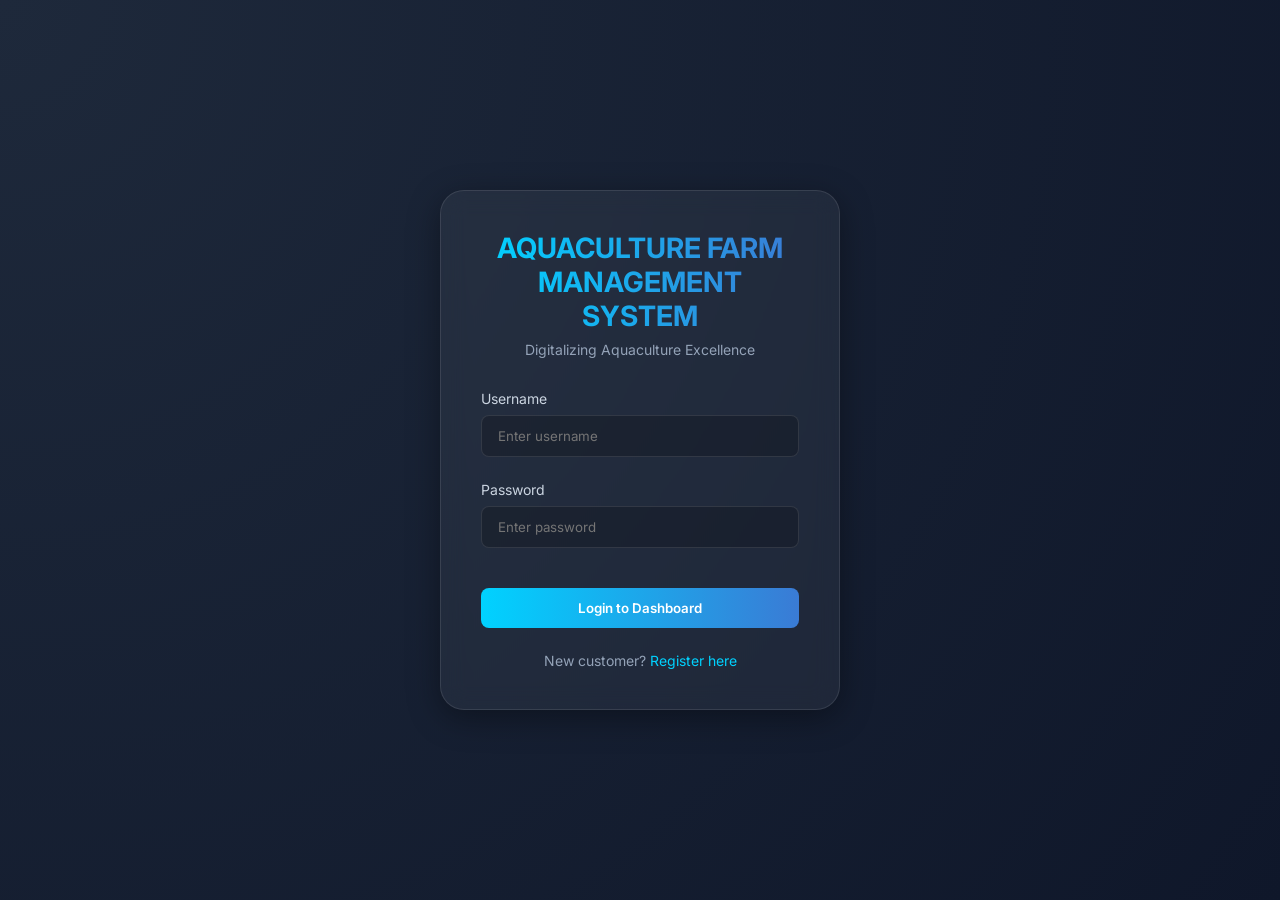
<file: frontend/shop.html>
<!DOCTYPE html>
<html lang="en">

<head>
    <meta charset="UTF-8">
    <meta name="viewport" content="width=device-width, initial-scale=1.0">
    <title>Shop - Aquaculture Farm Management System</title>
    <link rel="stylesheet" href="css/styles.css">
    <link href="https://fonts.googleapis.com/css2?family=Inter:wght@400;600;700&display=swap" rel="stylesheet">
    <style>
        body {
            display: block;
            padding-top: 80px;
        }

        .container {
            max-width: 1200px;
            margin: 0 auto;
            padding: 2rem;
        }

        .hero-section {
            background: linear-gradient(135deg, rgba(59, 130, 246, 0.1), rgba(167, 139, 250, 0.1));
            border-radius: 2rem;
            padding: 3rem;
            margin-bottom: 3rem;
            border: 1px solid var(--glass-border);
            display: flex;
            justify-content: space-between;
            align-items: center;
        }

        .credit-badge {
            background: rgba(251, 191, 36, 0.1);
            color: #fbbf24;
            padding: 1rem 2rem;
            border-radius: 1.5rem;
            border: 1px solid #fbbf24;
            display: flex;
            align-items: center;
            gap: 1rem;
            font-weight: 700;
            font-size: 1.25rem;
        }

        .shop-grid {
            display: grid;
            grid-template-columns: repeat(auto-fill, minmax(300px, 1fr));
            gap: 2rem;
        }

        .product-card {
            background: var(--glass);
            border: 1px solid var(--glass-border);
            border-radius: 2rem;
            padding: 2rem;
            transition: all 0.3s cubic-bezier(0.4, 0, 0.2, 1);
            position: relative;
            overflow: hidden;
        }

        .product-card::before {
            content: '';
            position: absolute;
            top: 0;
            left: 0;
            right: 0;
            height: 6px;
            background: var(--primary);
            opacity: 0;
            transition: opacity 0.3s;
        }

        .product-card:hover {
            transform: translateY(-8px);
            border-color: var(--primary);
            box-shadow: 0 20px 25px -5px rgba(0, 0, 0, 0.1), 0 10px 10px -5px rgba(0, 0, 0, 0.04);
        }

        .product-card:hover::before {
            opacity: 1;
        }

        .product-image {
            width: 100%;
            height: 160px;
            background: rgba(0, 0, 0, 0.2);
            border-radius: 1rem;
            margin-bottom: 1.5rem;
            display: flex;
            align-items: center;
            justify-content: center;
            font-size: 4rem;
        }

        .price-tag {
            font-size: 1.75rem;
            font-weight: 700;
            color: var(--accent);
            margin: 0.5rem 0;
        }

        .stock-info {
            font-size: 0.9rem;
            color: #94a3b8;
            margin-bottom: 1.5rem;
            display: flex;
            align-items: center;
            gap: 0.5rem;
        }

        .btn-group {
            display: grid;
            grid-template-columns: 1fr 1fr;
            gap: 0.5rem;
        }

        .cert-btn {
            background: rgba(16, 185, 129, 0.1);
            color: #10b981;
            border: 1px solid #10b981;
        }

        .cert-btn:hover {
            background: #10b981;
            color: white;
        }

        /* Order History Table */
        .history-card {
            margin-top: 4rem;
            max-width: none;
        }

        .order-table {
            width: 100%;
            border-collapse: collapse;
            margin-top: 1.5rem;
        }

        .order-table th,
        .order-table td {
            padding: 1rem;
            text-align: left;
            border-bottom: 1px solid var(--glass-border);
        }

        .order-table th {
            color: var(--primary);
            font-weight: 600;
        }

        /* Modal Styles */
        .modal {
            display: none;
            position: fixed;
            top: 0;
            left: 0;
            width: 100%;
            height: 100%;
            background: rgba(0, 0, 0, 0.8);
            backdrop-filter: blur(8px);
            z-index: 1000;
            align-items: center;
            justify-content: center;
        }

        .modal-content {
            background: #1e293b;
            padding: 3rem;
            border-radius: 2rem;
            max-width: 500px;
            width: 90%;
            text-align: center;
            border: 1px solid var(--glass-border);
            box-shadow: 0 0 50px rgba(16, 185, 129, 0.3);
        }
    </style>
</head>

<body>
    <nav class="navbar">
        <div style="font-weight: 700; color: var(--primary); letter-spacing: 1px;">AQUACULTURE FARM SHOP</div>
        <div style="flex-grow: 1;"></div>
        <button onclick="logout()" style="width: auto; margin: 0; padding: 0.5rem 1rem;">Logout</button>
    </nav>

    <div class="container">
        <!-- Hero & Credits -->
        <div class="hero-section">
            <div>
                <h1 style="margin: 0; font-size: 2.5rem;">Welcome Back, <span id="user-name-display"
                        style="color: var(--primary);">Member</span>!</h1>
                <p style="color: #94a3b8; margin-top: 0.5rem;">Fresh from our farm to your table, with every purchase
                    verified.</p>
            </div>
            <div class="credit-badge">
                <span>AquaCredits 💎</span>
                <span id="user-credits">0</span>
            </div>
        </div>

        <h2 style="margin-bottom: 2rem;">Available Harvests</h2>
        <div id="shop-grid" class="shop-grid">
            <!-- Products injected here -->
        </div>

        <!-- Order History -->
        <div class="history-card glass-card">
            <h2>My Purchase History 📜</h2>
            <div id="orders-container">
                <p style="color: #94a3b8; padding: 2rem; text-align: center;">No orders yet. Start shopping!</p>
            </div>
        </div>
    </div>

    <!-- Quality Certificate Modal -->
    <div id="cert-modal" class="modal">
        <div class="modal-content">
            <div style="font-size: 4rem; margin-bottom: 1rem;">🛡️</div>
            <h2 style="color: #10b981;">Quality Certificate</h2>
            <div id="cert-details"
                style="margin: 2rem 0; text-align: left; padding: 1.5rem; background: rgba(0,0,0,0.2); border-radius: 1rem; border-left: 4px solid #10b981;">
                <!-- Details here -->
            </div>
            <p style="font-style: italic; color: #94a3b8;">This batch has been verified for quality standards and fresh
                harvest.</p>
            <button onclick="closeModal()" style="margin-top: 1rem;">Close</button>
        </div>
    </div>

    <script>
        const API_BASE = 'http://localhost:5000/api';

        // MOCK INTERCEPTOR FOR GITHUB PAGES
        const originalFetch = window.fetch;
        window.fetch = async function (url, options) {
            if (url.startsWith(API_BASE)) {

                // Demo dummy state
                window.mockState = window.mockState || {
                    stock: [{ id: 1, species: "Tilapia", quantity: 500, price: 150.0 }, { id: 2, species: "Rohu", quantity: 300, price: 180.0 }],
                    orders: [],
                    stats: { credits: 50 },
                    env: [{ pond_name: "Pond A", ph: 7.2, temp: 28.5, oxygen: 6.5 }]
                };

                const delay = (ms) => new Promise(res => setTimeout(res, ms));
                await delay(200);

                // Routes
                if (url.includes('/labor/stats/')) return { json: async () => window.mockState.stats };
                if (url.includes('/customer/stock')) return { json: async () => window.mockState.stock };
                if (url.includes('/customer/orders/')) return { json: async () => window.mockState.orders };
                if (url.includes('/environmental/latest')) return { json: async () => window.mockState.env };
                if (url.includes('/customer/buy')) {
                    const body = options.body ? JSON.parse(options.body) : {};
                    const stock = window.mockState.stock.find(s => s.id === body.stock_id);
                    if (stock && stock.quantity >= body.quantity) {
                        stock.quantity -= body.quantity;
                        const addedCredits = body.quantity * 2;
                        window.mockState.stats.credits += addedCredits;
                        const order = { id: window.mockState.orders.length + 1, date: new Date().toLocaleString(), species: stock.species, quantity: body.quantity, total_price: body.quantity * stock.price };
                        window.mockState.orders.push(order);
                        return { json: async () => ({ status: 'success', credits_earned: addedCredits }) };
                    } else {
                        return { json: async () => ({ status: 'error', message: 'Not enough stock available.' }) };
                    }
                }

                return { json: async () => [] };
            }
            return originalFetch(url, options);
        };
        const user = JSON.parse(localStorage.getItem('user'));

        if (!user) window.location.href = 'index.html';

        async function loadShopData() {
            document.getElementById('user-name-display').textContent = user.username;
            loadCredits();
            loadShop();
            loadOrders();
        }

        async function loadCredits() {
            const res = await fetch(`${API_BASE}/labor/stats/${user.id}`);
            const data = await res.json();
            document.getElementById('user-credits').textContent = data.credits;
        }

        async function loadShop() {
            const res = await fetch(`${API_BASE}/customer/stock`);
            const stocks = await res.json();
            const grid = document.getElementById('shop-grid');

            const icons = { 'Tilapia': '🐟', 'Catfish': '🦞', 'Salmon': '🍣', 'Shrimp': '🦐' };

            grid.innerHTML = stocks.map(s => `
                <div class="product-card">
                    <div class="product-image">${icons[s.species] || '🐠'}</div>
                    <h3 style="margin-bottom: 0.5rem;">Fresh ${s.species}</h3>
                    <div class="price-tag">₹${s.price.toFixed(2)} <span style="font-size: 0.9rem; font-weight: normal; color: #94a3b8;">/ kg</span></div>
                    <div class="stock-info">
                        <span style="color: #10b981;">●</span> ${s.quantity} kg available
                    </div>
                    <div class="form-group">
                        <label>Quantity to Shop</label>
                        <input type="number" id="qty-${s.id}" value="1" min="1" max="${s.quantity}" style="margin-bottom: 1rem;">
                    </div>
                    <div class="btn-group">
                        <button onclick="buyNow(${s.id})" class="buy-btn">Place Order</button>
                        <button onclick="showCert('${s.species}')" class="cert-btn">View Quality</button>
                    </div>
                </div>
            `).join('');
        }

        async function buyNow(id) {
            const qty = parseInt(document.getElementById(`qty-${id}`).value);
            const res = await fetch(`${API_BASE}/customer/buy`, {
                method: 'POST',
                headers: { 'Content-Type': 'application/json' },
                body: JSON.stringify({ stock_id: id, quantity: qty, user_id: user.id })
            });
            const data = await res.json();
            if (data.status === 'success') {
                alert(`🎊 Order Confirmed!\nYou earned ${data.credits_earned} AquaCredits 💎`);
                loadShopData();
            } else {
                alert(data.message);
            }
        }

        async function loadOrders() {
            const res = await fetch(`${API_BASE}/customer/orders/${user.id}`);
            const orders = await res.json();
            const container = document.getElementById('orders-container');

            if (orders.length === 0) return;

            container.innerHTML = `
                <table class="order-table">
                    <thead>
                        <tr>
                            <th style="color: var(--primary);">ID</th>
                            <th style="color: var(--primary);">Date</th>
                            <th style="color: var(--primary);">Item</th>
                            <th style="color: var(--primary);">Quantity</th>
                            <th style="color: var(--primary);">Total Price</th>
                            <th style="color: var(--primary);">Status</th>
                        </tr>
                    </thead>
                    <tbody>
                        ${orders.map(o => {
                // Split date into multiple lines if needed for that compressed look
                const dateParts = o.date.split(' ');
                return `
                            <tr>
                                <td style="color: #94a3b8;">#${o.id}</td>
                                <td style="font-size: 0.85rem; line-height: 1.2; color: #cbd5e1;">
                                    ${dateParts[0].substring(0, 5)}<br>${dateParts[0].substring(5)}<br>${dateParts[1]}
                                </td>
                                <td style="font-weight: 700; color: white; font-size: 1rem;">${o.species}</td>
                                <td style="color: #cbd5e1;">${o.quantity} kg</td>
                                <td style="color: #10b981; font-weight: 700; font-size: 1.1rem;">₹${o.total_price.toFixed(2)}</td>
                                <td><span style="background: rgba(16, 185, 129, 0.1); color: #10b981; padding: 0.4rem 0.8rem; border-radius: 0.5rem; font-size: 0.75rem; border: 1px solid rgba(16, 185, 129, 0.3); font-weight: 600;">Completed</span></td>
                            </tr>
                        `}).join('')}
                    </tbody>
                </table>
            `;
        }

        async function showCert(species) {
            const res = await fetch(`${API_BASE}/environmental/latest`);
            const data = await res.json();
            const pond = data[0]; // Just use first pond for demo

            const details = document.getElementById('cert-details');
            details.innerHTML = `
                <div style="margin-bottom: 0.8rem;"><strong>Species:</strong> Fresh ${species}</div>
                <div style="margin-bottom: 0.8rem;"><strong>Source:</strong> ${pond.pond_name}</div>
                <div style="margin-bottom: 0.8rem;"><strong>Pond pH:</strong> ${pond.ph} (Perfect)</div>
                <div style="margin-bottom: 0.8rem;"><strong>Temperature:</strong> ${pond.temp}°C</div>
                <div style="margin-bottom: 0.8rem;"><strong>Oxygen Level:</strong> ${pond.oxygen} mg/L</div>
                <div><strong>Standard:</strong> Grade A+ Certified</div>
            `;
            document.getElementById('cert-modal').style.display = 'flex';
        }

        function closeModal() {
            document.getElementById('cert-modal').style.display = 'none';
        }

        function logout() {
            localStorage.clear();
            window.location.href = 'index.html';
        }

        window.onload = loadShopData;
    </script>
</body>

</html>
</file>
<file: frontend/css/styles.css>
:root {
    --primary: #00d2ff;
    --secondary: #3a7bd5;
    --dark: #0f172a;
    --light: #f8fafc;
    --glass: rgba(255, 255, 255, 0.05);
    --glass-border: rgba(255, 255, 255, 0.1);
    --accent: #10b981;
    --danger: #ef4444;
}

* {
    margin: 0;
    padding: 0;
    box-sizing: border-box;
    font-family: 'Inter', system-ui, -apple-system, sans-serif;
}

body {
    background: radial-gradient(circle at top left, #1e293b, var(--dark));
    color: var(--light);
    min-height: 100vh;
    display: flex;
    justify-content: center;
    align-items: center;
    overflow-x: hidden;
}

.glass-card {
    background: var(--glass);
    backdrop-filter: blur(12px);
    -webkit-backdrop-filter: blur(12px);
    border: 1px solid var(--glass-border);
    border-radius: 1.5rem;
    padding: 2.5rem;
    box-shadow: 0 8px 32px 0 rgba(0, 0, 0, 0.37);
    width: 100%;
    max-width: 400px;
    animation: fadeIn 0.8s ease-out;
}

@keyframes fadeIn {
    from {
        opacity: 0;
        transform: translateY(20px);
    }

    to {
        opacity: 1;
        transform: translateY(0);
    }
}

h1 {
    font-size: 1.75rem;
    font-weight: 700;
    margin-bottom: 0.5rem;
    background: linear-gradient(to right, var(--primary), var(--secondary));
    background-clip: text;
    -webkit-background-clip: text;
    -webkit-text-fill-color: transparent;
    text-align: center;
}

p.subtitle {
    color: #94a3b8;
    text-align: center;
    margin-bottom: 2rem;
    font-size: 0.875rem;
}

.form-group {
    margin-bottom: 1.5rem;
}

label {
    display: block;
    margin-bottom: 0.5rem;
    font-size: 0.875rem;
    color: #cbd5e1;
}

input,
select {
    width: 100%;
    padding: 0.75rem 1rem;
    background: rgba(0, 0, 0, 0.2);
    border: 1px solid var(--glass-border);
    border-radius: 0.5rem;
    color: white;
    outline: none;
    transition: all 0.3s;
}

input:focus,
select:focus {
    border-color: var(--primary);
    box-shadow: 0 0 0 2px rgba(0, 210, 255, 0.2);
}

button {
    width: 100%;
    padding: 0.75rem;
    background: linear-gradient(to right, var(--primary), var(--secondary));
    border: none;
    border-radius: 0.5rem;
    color: white;
    font-weight: 600;
    cursor: pointer;
    transition: transform 0.2s, opacity 0.2s;
    margin-top: 1rem;
}

button:hover {
    opacity: 0.9;
    transform: translateY(-1px);
}

button:active {
    transform: translateY(0);
}

.alert {
    padding: 0.75rem;
    border-radius: 0.5rem;
    margin-bottom: 1rem;
    font-size: 0.875rem;
    display: none;
}

.alert-error {
    background: rgba(239, 68, 68, 0.1);
    border: 1px solid var(--danger);
    color: var(--danger);
}

/* Navbar */
.navbar {
    position: fixed;
    top: 0;
    width: 100%;
    padding: 1rem 2rem;
    background: rgba(15, 23, 42, 0.8);
    backdrop-filter: blur(8px);
    display: flex;
    justify-content: space-between;
    align-items: center;
    z-index: 1000;
}

/* Sidebar Styles */
.sidebar {
    position: fixed;
    top: 72px;
    /* Height of navbar */
    left: 0;
    width: 250px;
    height: calc(100vh - 72px);
    background: rgba(15, 23, 42, 0.95);
    backdrop-filter: blur(16px);
    border-right: 1px solid var(--glass-border);
    padding: 1.5rem 1rem;
    overflow-y: auto;
    z-index: 900;
    transition: all 0.3s ease;
}

.sidebar-link {
    display: flex;
    align-items: center;
    gap: 0.75rem;
    padding: 0.875rem 1rem;
    color: #94a3b8;
    text-decoration: none;
    border-radius: 0.75rem;
    margin-bottom: 0.5rem;
    transition: all 0.2s ease;
    cursor: pointer;
    font-size: 0.95rem;
    font-weight: 500;
}

.sidebar-link:hover {
    background: rgba(255, 255, 255, 0.05);
    color: var(--primary);
    transform: translateX(4px);
}

.sidebar-link.active {
    background: rgba(0, 210, 255, 0.1);
    color: var(--primary);
    border: 1px solid rgba(0, 210, 255, 0.2);
}

.sidebar-link span.icon {
    font-size: 1.25rem;
}

/* Main Content Wrapper */
.admin-main {
    margin-left: 250px;
    padding: 2rem;
    min-height: calc(100vh - 72px);
    width: calc(100% - 250px);
}

@media (max-width: 1024px) {
    .sidebar {
        width: 70px;
        padding: 1.5rem 0.5rem;
    }

    .sidebar-link span.text {
        display: none;
    }

    .admin-main {
        margin-left: 70px;
        width: calc(100% - 70px);
    }
}

@media (max-width: 640px) {
    .sidebar {
        transform: translateX(-100%);
    }

    .admin-main {
        margin-left: 0;
        width: 100%;
    }
}
</file>
